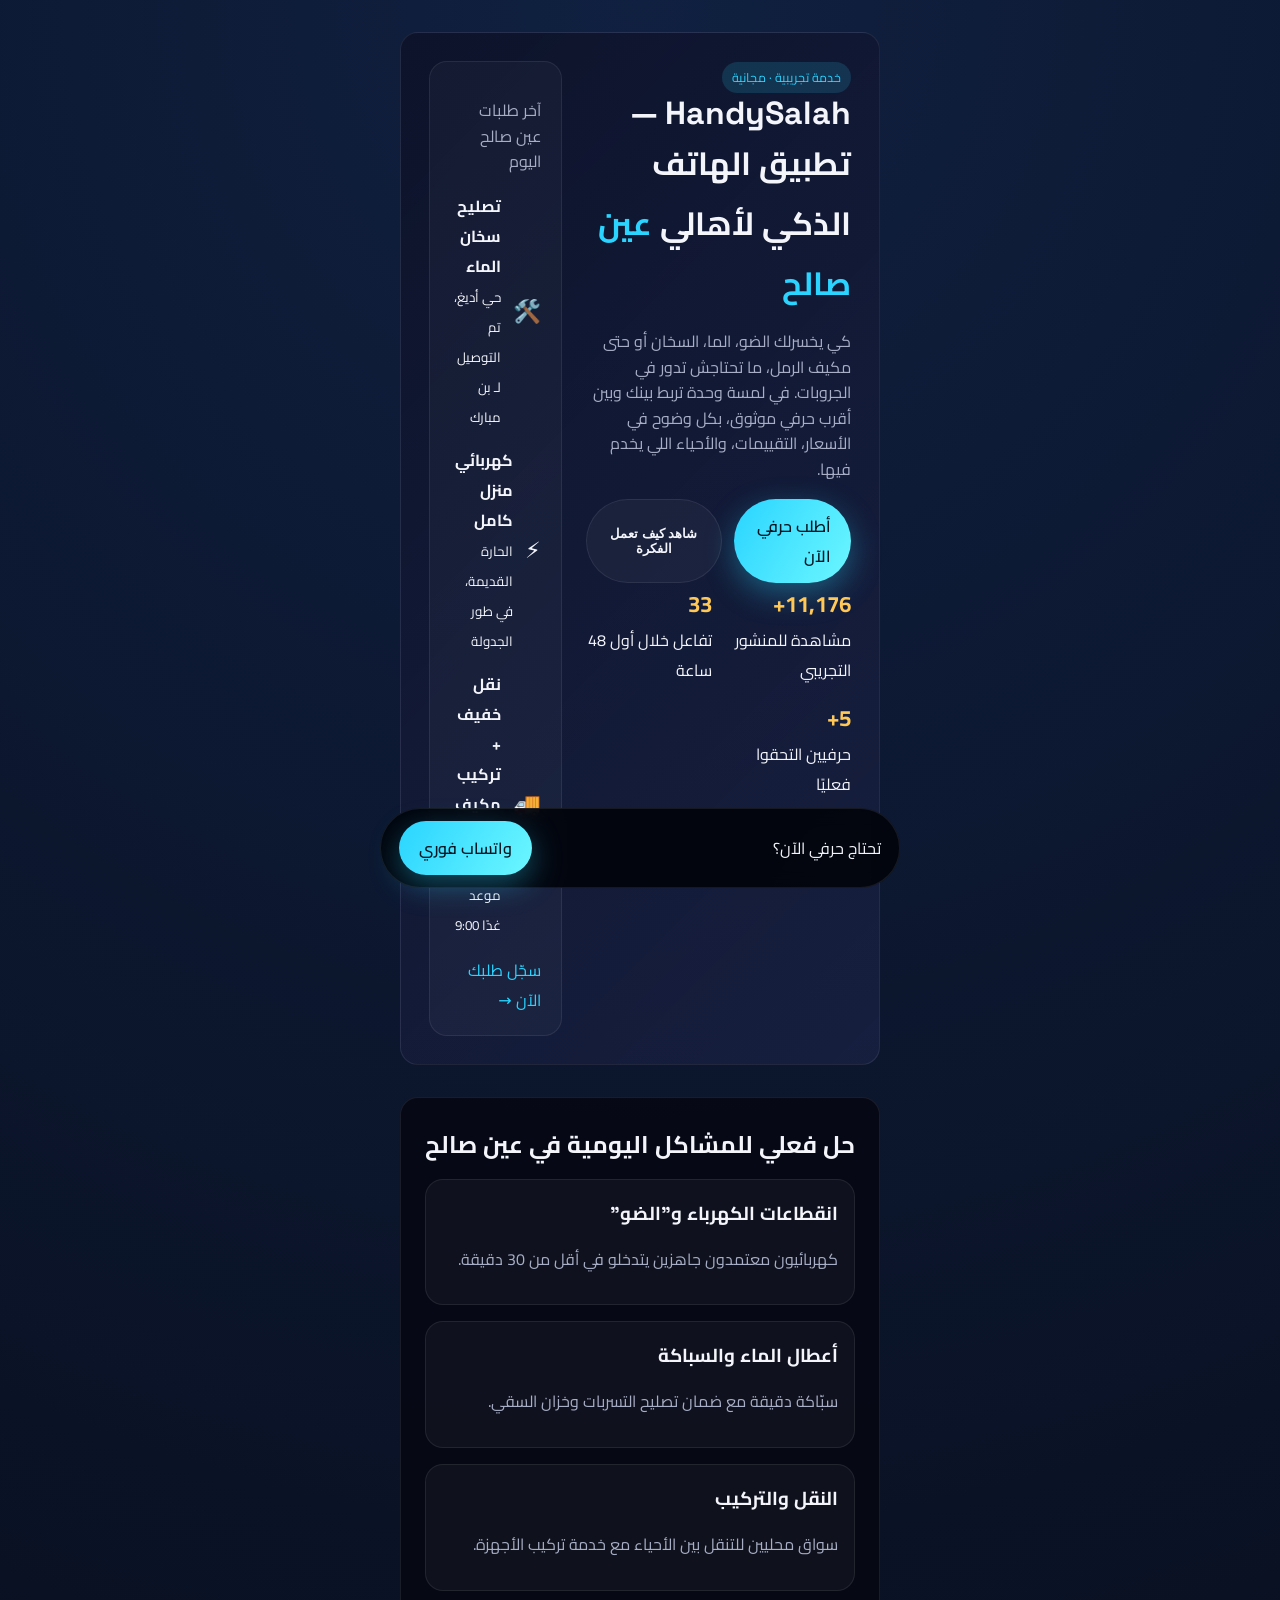
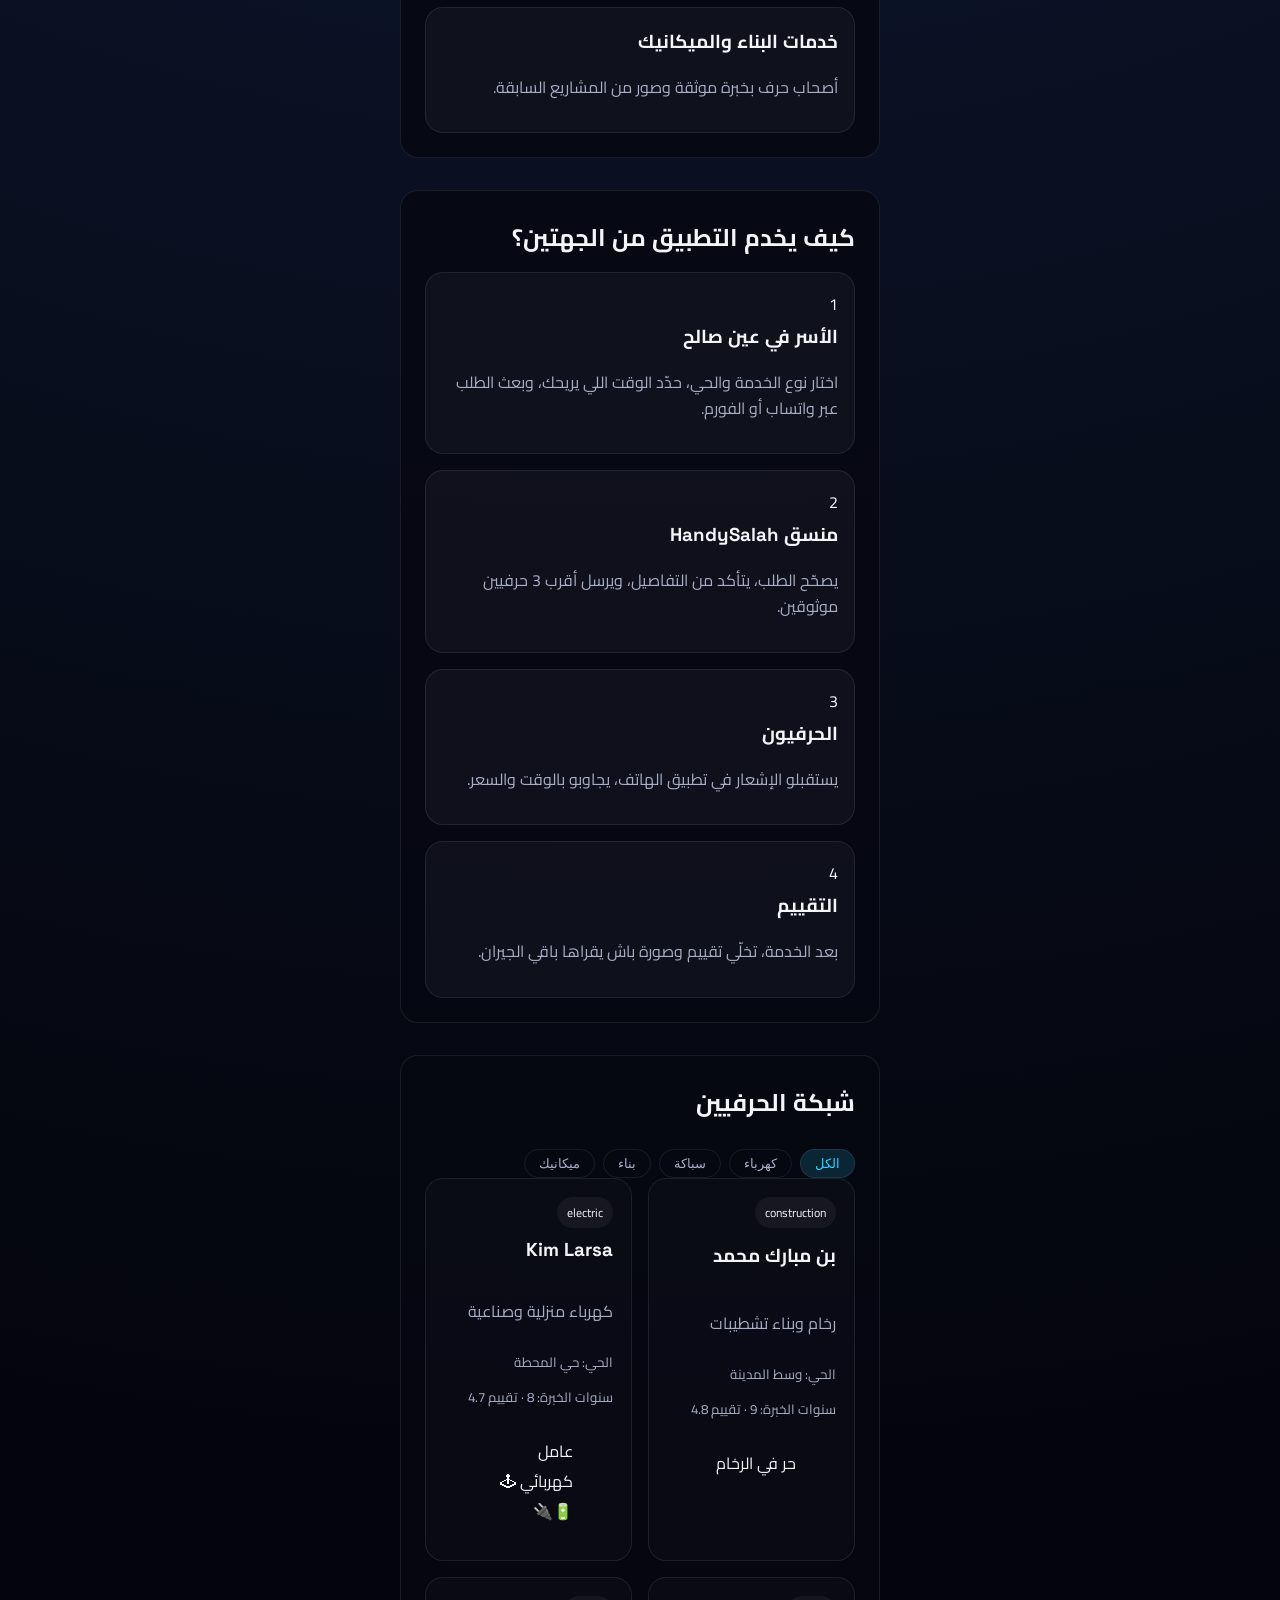
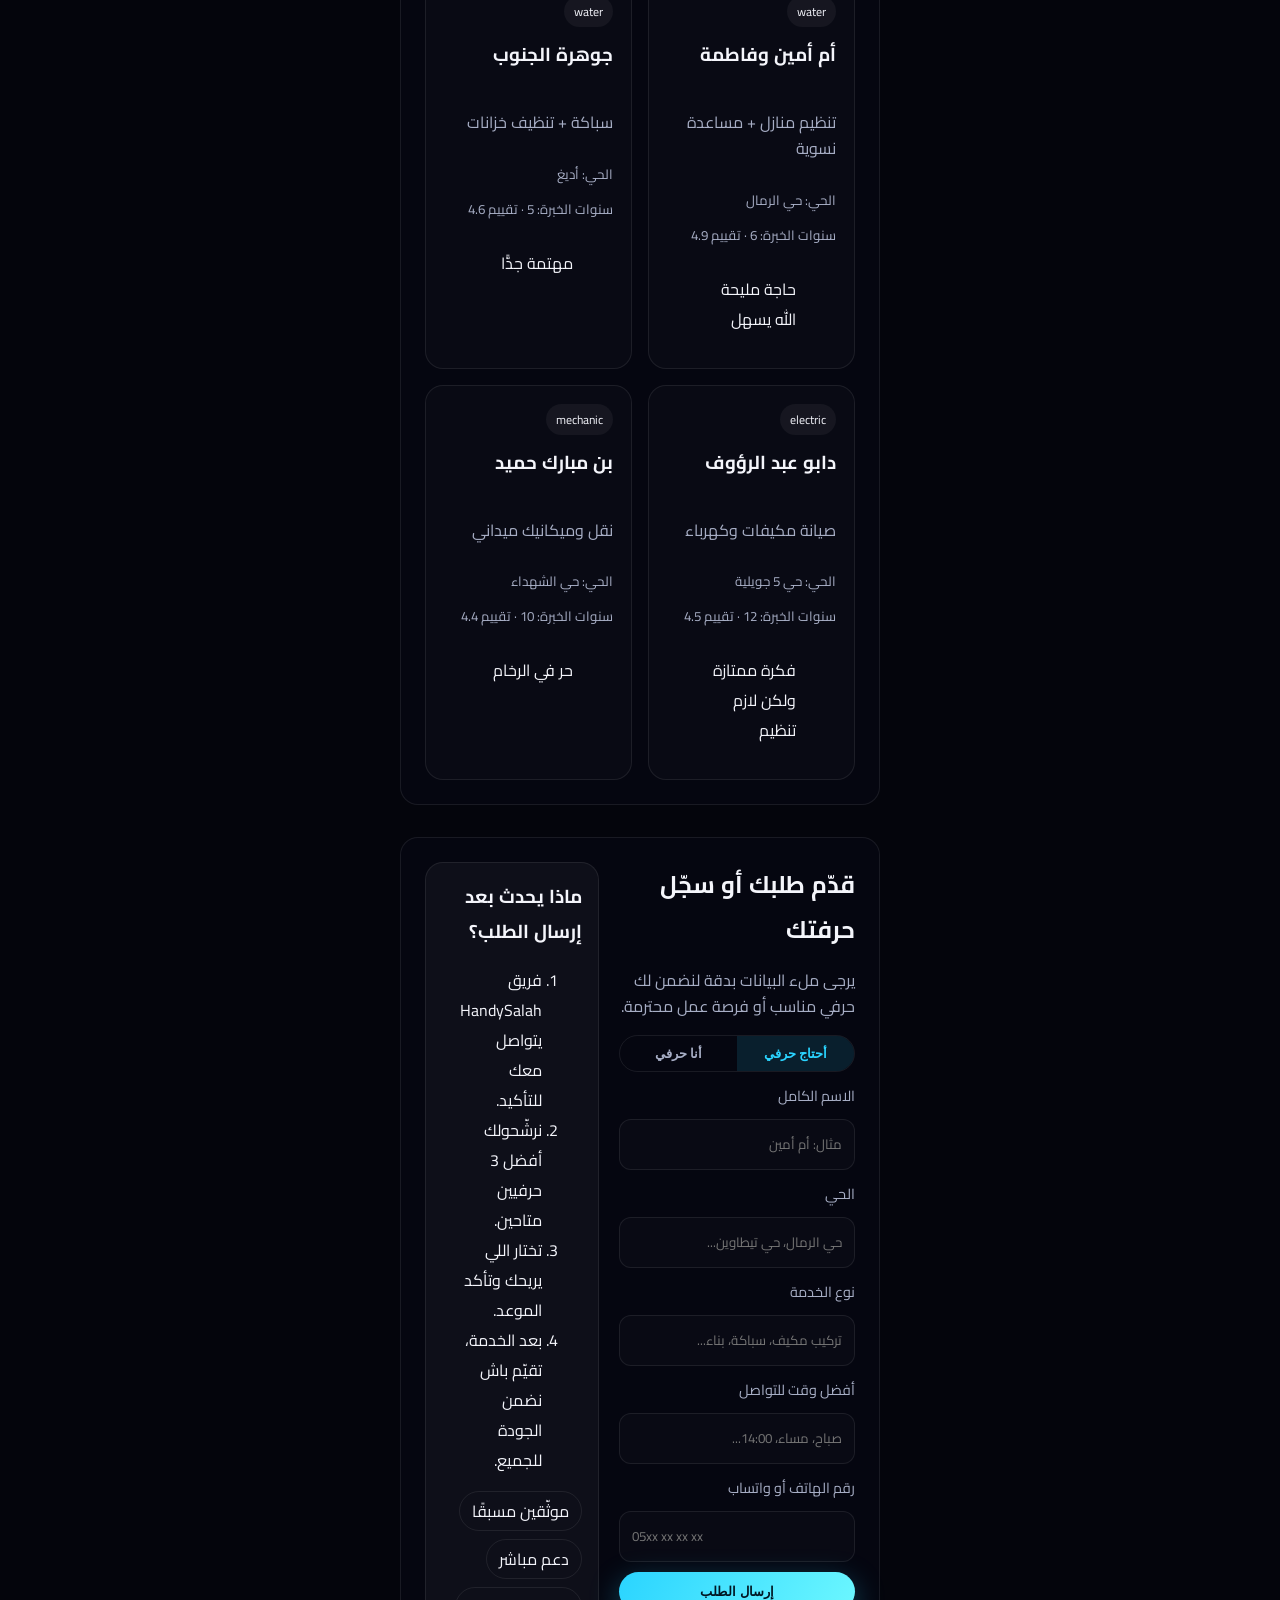
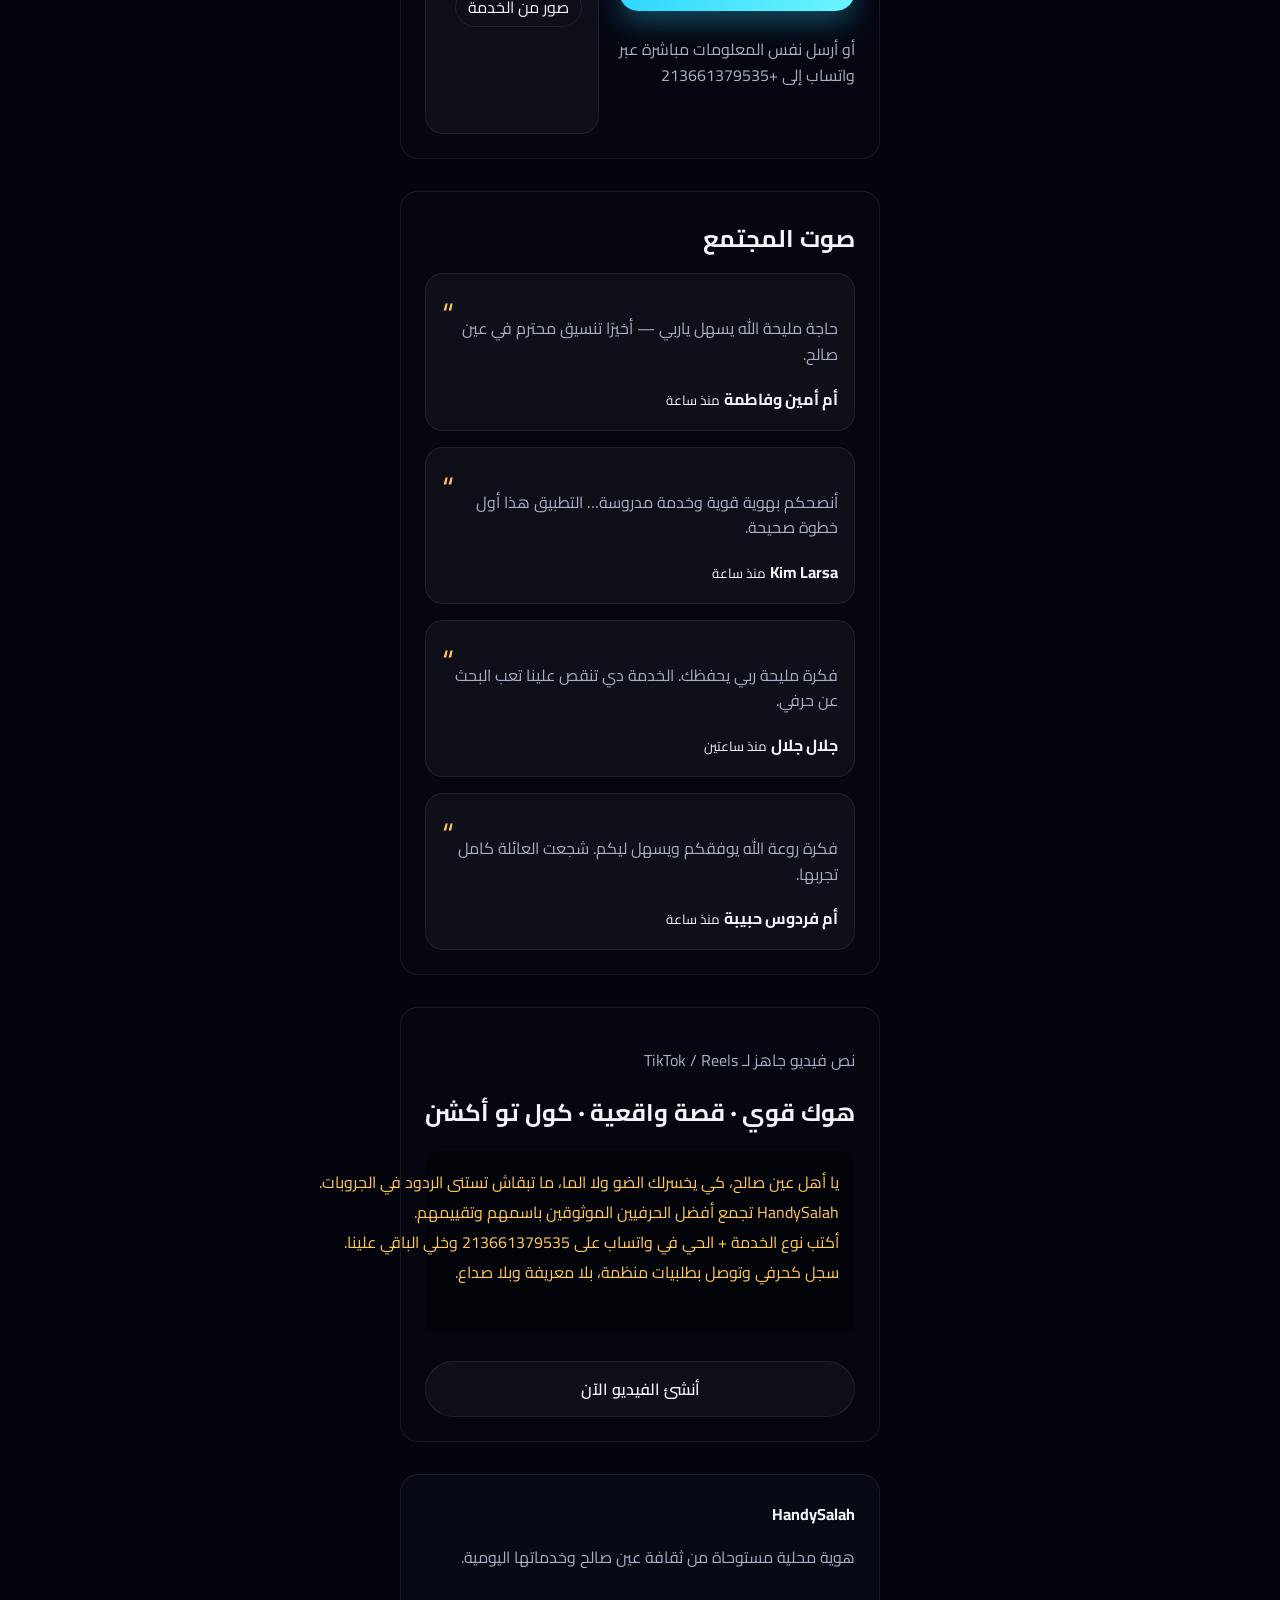
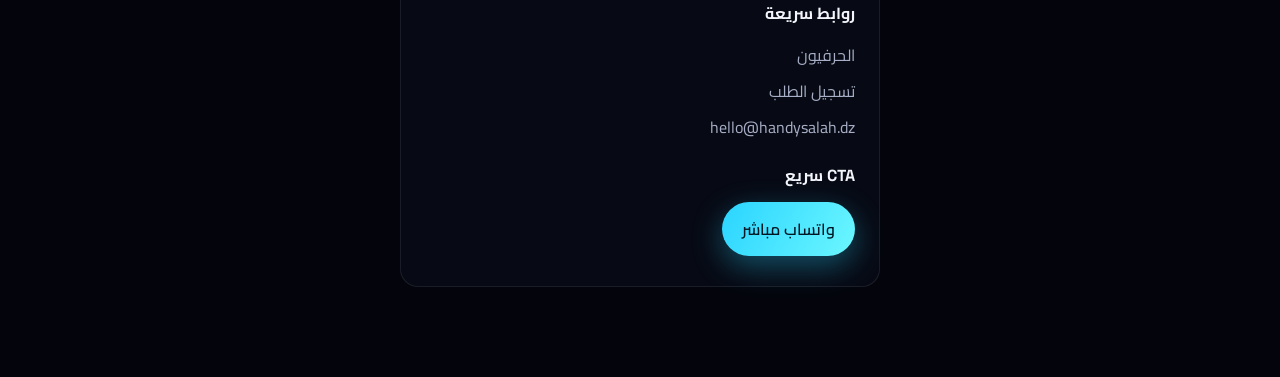
<file: mobile_site/index.html>
<!DOCTYPE html>
<html lang="ar" dir="rtl">
  <head>
    <meta charset="UTF-8" />
    <meta name="viewport" content="width=device-width, initial-scale=1" />
    <meta name="theme-color" content="#0b0f19" />
    <title>HandySalah | عين صالح تربط الحرفيين بالناس</title>
    <link rel="preconnect" href="https://fonts.googleapis.com" />
    <link rel="preconnect" href="https://fonts.gstatic.com" crossorigin />
    <link
      href="https://fonts.googleapis.com/css2?family=Cairo:wght@400;600;700&family=Space+Grotesk:wght@500&display=swap"
      rel="stylesheet"
    />
    <link rel="stylesheet" href="styles.css" />
  </head>
  <body>
    <div class="mobile-shell">
      <header class="hero">
        <div class="hero-content">
          <span class="beta-chip">خدمة تجريبية · مجانية</span>
          <h1>
            HandySalah — تطبيق الهاتف الذكي لأهالي
            <span>عين صالح</span>
          </h1>
          <p>
            كي يخسرلك الضو، الما، السخان أو حتى مكيف الرمل، ما تحتاجش تدور في
            الجروبات. في لمسة وحدة تربط بينك وبين أقرب حرفي موثوق، بكل وضوح في
            الأسعار، التقييمات، والأحياء اللي يخدم فيها.
          </p>
          <div class="cta-group">
            <a class="cta primary" href="https://wa.me/213661379535" target="_blank"
              >أطلب حرفي الآن</a
            >
            <button class="cta secondary" data-scroll="#how">شاهد كيف تعمل الفكرة</button>
          </div>
          <div class="hero-metrics">
            <div>
              <strong>11,176+</strong>
              <span>مشاهدة للمنشور التجريبي</span>
            </div>
            <div>
              <strong>33</strong>
              <span>تفاعل خلال أول 48 ساعة</span>
            </div>
            <div>
              <strong>5+</strong>
              <span>حرفيين التحقوا فعليًا</span>
            </div>
          </div>
        </div>
        <div class="hero-card">
          <p>آخر طلبات عين صالح اليوم</p>
          <ul>
            <li>
              <span>🛠️</span>
              <div>
                <strong>تصليح سخان الماء</strong>
                <small>حي أديغ، تم التوصيل لـ بن مبارك</small>
              </div>
            </li>
            <li>
              <span>⚡</span>
              <div>
                <strong>كهربائي منزل كامل</strong>
                <small>الحارة القديمة، في طور الجدولة</small>
              </div>
            </li>
            <li>
              <span>🚚</span>
              <div>
                <strong>نقل خفيف + تركيب مكيف</strong>
                <small>حي 5 جويلية، موعد غدًا 9:00</small>
              </div>
            </li>
          </ul>
          <a class="link" href="#lead">سجّل طلبك الآن →</a>
        </div>
      </header>

      <main>
        <section class="pains" id="pains">
          <h2>حل فعلي للمشاكل اليومية في عين صالح</h2>
          <div class="pain-grid">
            <article>
              <h3>انقطاعات الكهرباء و"الضو"</h3>
              <p>كهربائيون معتمدون جاهزين يتدخلو في أقل من 30 دقيقة.</p>
            </article>
            <article>
              <h3>أعطال الماء والسباكة</h3>
              <p>سبّاكة دقيقة مع ضمان تصليح التسربات وخزان السقي.</p>
            </article>
            <article>
              <h3>النقل والتركيب</h3>
              <p>سواق محليين للتنقل بين الأحياء مع خدمة تركيب الأجهزة.</p>
            </article>
            <article>
              <h3>خدمات البناء والميكانيك</h3>
              <p>أصحاب حرف بخبرة موثقة وصور من المشاريع السابقة.</p>
            </article>
          </div>
        </section>

        <section class="how" id="how">
          <h2>كيف يخدم التطبيق من الجهتين؟</h2>
          <div class="timeline">
            <article>
              <span>1</span>
              <h3>الأسر في عين صالح</h3>
              <p>
                اختار نوع الخدمة والحي، حدّد الوقت اللي يريحك، وبعث الطلب عبر
                واتساب أو الفورم.
              </p>
            </article>
            <article>
              <span>2</span>
              <h3>منسق HandySalah</h3>
              <p>يصحّح الطلب، يتأكد من التفاصيل، ويرسل أقرب 3 حرفيين موثوقين.</p>
            </article>
            <article>
              <span>3</span>
              <h3>الحرفيون</h3>
              <p>يستقبلو الإشعار في تطبيق الهاتف، يجاوبو بالوقت والسعر.</p>
            </article>
            <article>
              <span>4</span>
              <h3>التقييم</h3>
              <p>بعد الخدمة، تخلّي تقييم وصورة باش يقراها باقي الجيران.</p>
            </article>
          </div>
        </section>

        <section class="directory" id="directory">
          <div class="section-header">
            <h2>شبكة الحرفيين</h2>
            <div class="filters" role="group" aria-label="فلاتر المهن">
              <button class="active" data-filter="all">الكل</button>
              <button data-filter="electric">كهرباء</button>
              <button data-filter="water">سباكة</button>
              <button data-filter="construction">بناء</button>
              <button data-filter="mechanic">ميكانيك</button>
            </div>
          </div>
          <div class="card-grid" id="crafts-grid"></div>
        </section>

        <section class="lead" id="lead">
          <div class="lead-content">
            <h2>قدّم طلبك أو سجّل حرفتك</h2>
            <p>
              يرجى ملء البيانات بدقة لنضمن لك حرفي مناسب أو فرصة عمل محترمة.
            </p>
            <form id="lead-form">
              <div class="tabs" role="tablist">
                <button class="tab active" data-role="client" type="button">
                  أحتاج حرفي
                </button>
                <button class="tab" data-role="artisan" type="button">
                  أنا حرفي
                </button>
              </div>
              <input type="hidden" name="role" value="client" />
              <label>الاسم الكامل</label>
              <input name="name" required placeholder="مثال: أم أمين" />

              <label>الحي</label>
              <input name="district" required placeholder="حي الرمال، حي تيطاوين..." />

              <label>نوع الخدمة</label>
              <input name="service" required placeholder="تركيب مكيف، سباكة، بناء..." />

              <label>أفضل وقت للتواصل</label>
              <input name="time" placeholder="صباح، مساء، 14:00..." />

              <label>رقم الهاتف أو واتساب</label>
              <input name="phone" type="tel" required placeholder="05xx xx xx xx" />

              <button type="submit" class="cta primary full">إرسال الطلب</button>
              <p class="form-hint">
                أو أرسل نفس المعلومات مباشرة عبر واتساب إلى
                <a href="https://wa.me/213661379535" target="_blank"
                  >+213661379535</a
                >
              </p>
              <div class="form-status" aria-live="polite"></div>
            </form>
          </div>
          <div class="lead-card">
            <h3>ماذا يحدث بعد إرسال الطلب؟</h3>
            <ol>
              <li>فريق HandySalah يتواصل معك للتأكيد.</li>
              <li>نرشّحولك أفضل 3 حرفيين متاحين.</li>
              <li>تختار اللي يريحك وتأكد الموعد.</li>
              <li>بعد الخدمة، تقيّم باش نضمن الجودة للجميع.</li>
            </ol>
            <div class="badge-list">
              <span>موثّقين مسبقًا</span>
              <span>دعم مباشر</span>
              <span>صور من الخدمة</span>
            </div>
          </div>
        </section>

        <section class="testimonials" id="testimonials">
          <h2>صوت المجتمع</h2>
          <div class="testimonial-grid" id="testimonial-grid"></div>
        </section>

        <section class="video-cta">
          <div>
            <p class="eyebrow">نص فيديو جاهز لـ TikTok / Reels</p>
            <h2>هوك قوي · قصة واقعية · كول تو أكشن</h2>
            <pre>
يا أهل عين صالح، كي يخسرلك الضو ولا الما، ما تبقاش تستنى الردود في الجروبات.
HandySalah تجمع أفضل الحرفيين الموثوقين باسمهم وتقييمهم.
أكتب نوع الخدمة + الحي في واتساب على 213661379535 وخلي الباقي علينا.
سجل كحرفي وتوصل بطلبيات منظمة، بلا معريفة وبلا صداع.
            </pre>
          </div>
          <a class="cta secondary" href="https://ads.tiktok.com/creative/creativestudio/text-to-video" target="_blank"
            >أنشئ الفيديو الآن</a
          >
        </section>
      </main>

      <footer>
        <div>
          <strong>HandySalah</strong>
          <p>هوية محلية مستوحاة من ثقافة عين صالح وخدماتها اليومية.</p>
        </div>
        <div>
          <h4>روابط سريعة</h4>
          <a href="#directory">الحرفيون</a>
          <a href="#lead">تسجيل الطلب</a>
          <a href="mailto:hello@handysalah.dz">hello@handysalah.dz</a>
        </div>
        <div>
          <h4>CTA سريع</h4>
          <a class="cta primary" href="https://wa.me/213661379535" target="_blank"
            >واتساب مباشر</a
          >
        </div>
      </footer>
      <div class="sticky-cta">
        <span>تحتاج حرفي الآن؟</span>
        <a class="cta primary" href="https://wa.me/213661379535" target="_blank"
          >واتساب فوري</a
        >
      </div>
    </div>
    <script src="app.js" type="module"></script>
  </body>
</html>
</file>
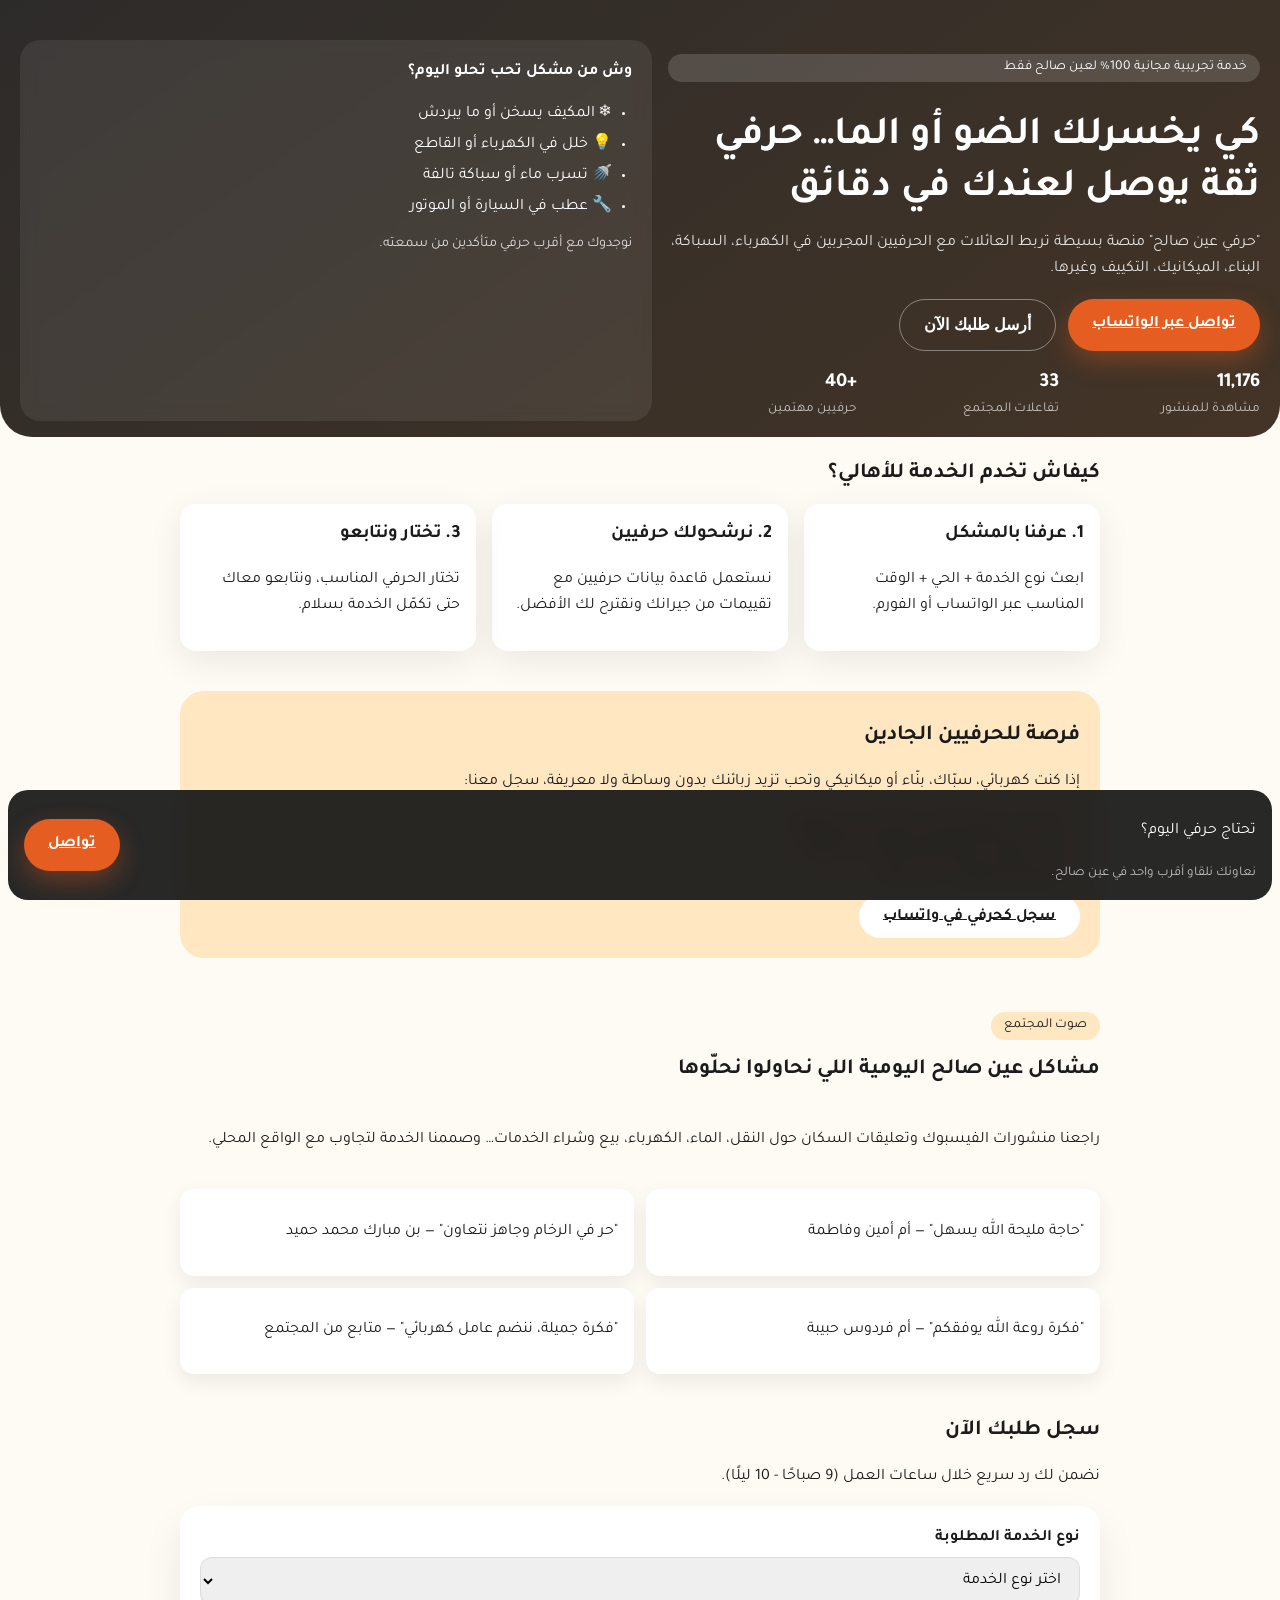
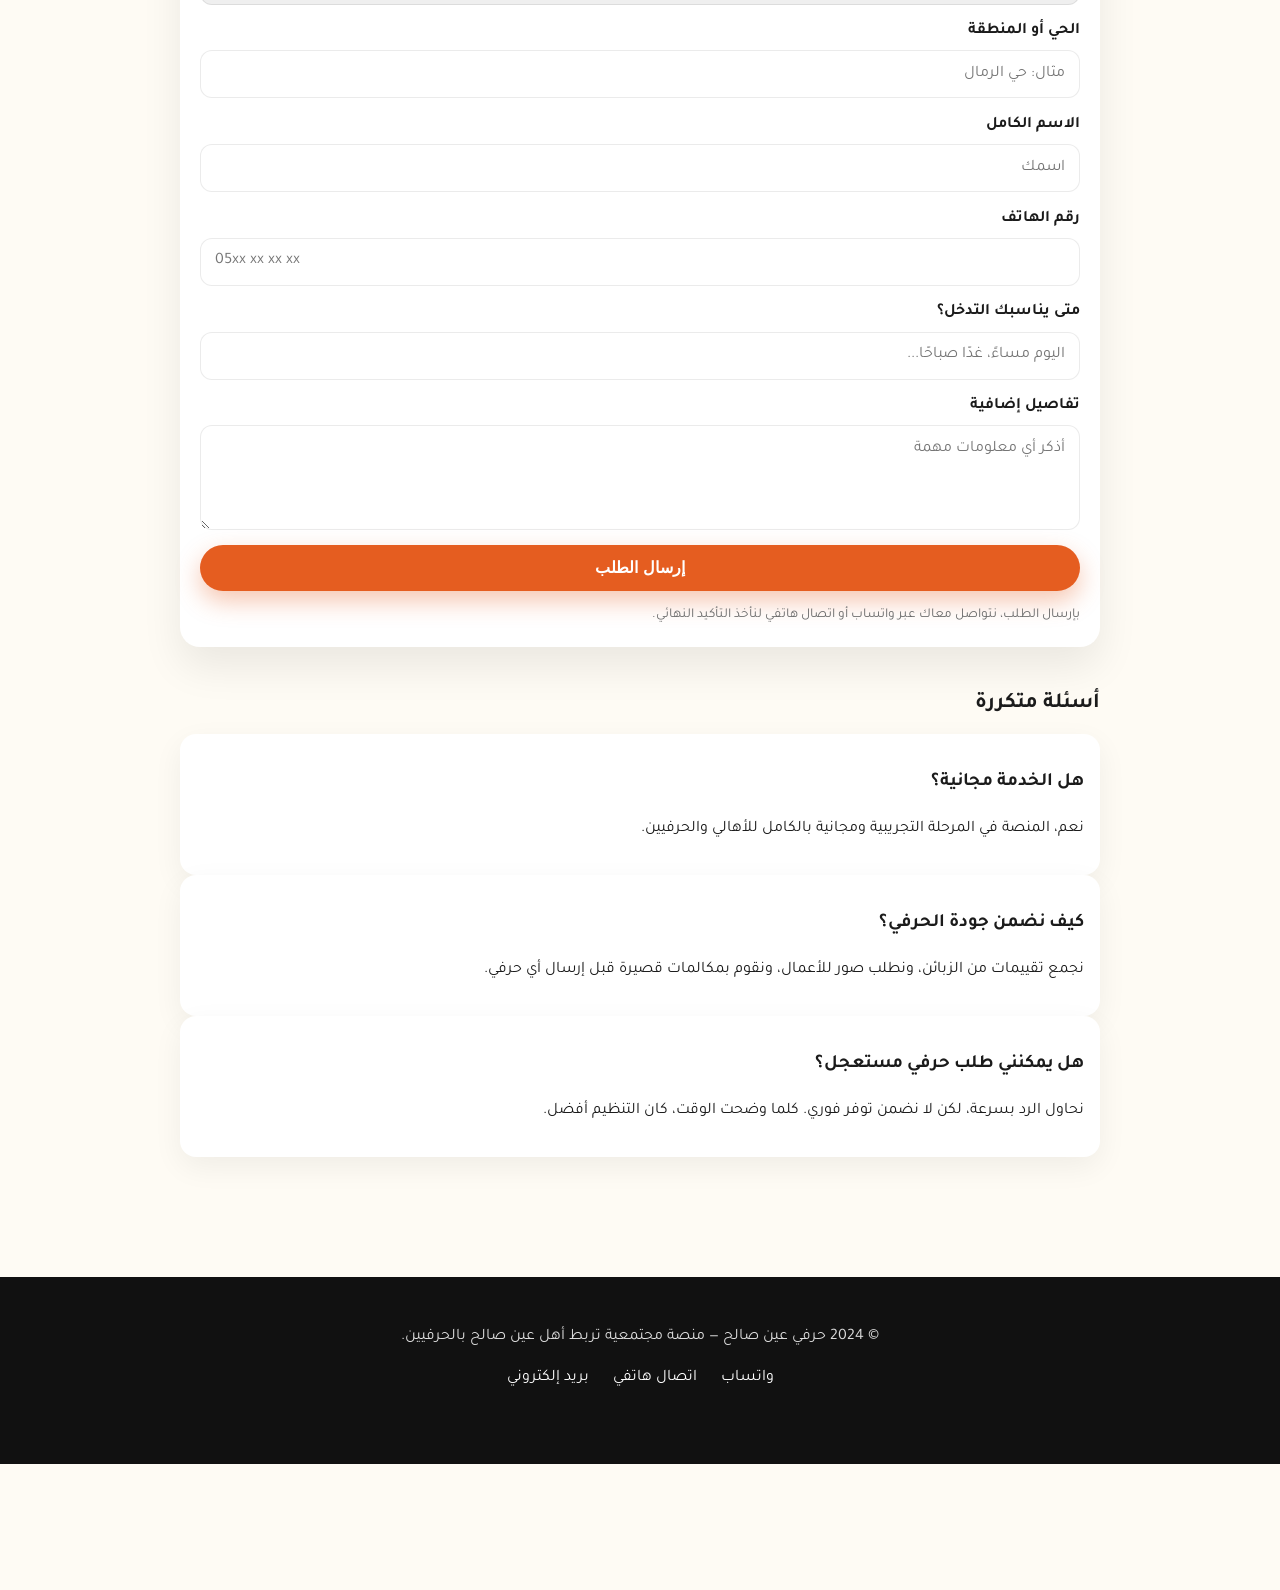
<file: docs/ain-salah/index.html>
<!DOCTYPE html>
<html lang="ar" dir="rtl">
  <head>
    <meta charset="UTF-8" />
    <meta name="viewport" content="width=device-width, initial-scale=1.0" />
    <title>حرفي عين صالح | منصة ربط الحرفيين بالأهالي</title>
    <link rel="preconnect" href="https://fonts.googleapis.com" />
    <link rel="preconnect" href="https://fonts.gstatic.com" crossorigin />
    <link
      href="https://fonts.googleapis.com/css2?family=Tajawal:wght@400;500;700&display=swap"
      rel="stylesheet"
    />
    <link rel="stylesheet" href="styles.css" />
  </head>
  <body>
    <header class="hero">
      <div class="hero__content">
        <p class="badge">خدمة تجريبية مجانية 100% لعين صالح فقط</p>
        <h1>كي يخسرلك الضو أو الما… حرفي ثقة يوصل لعندك في دقائق</h1>
        <p class="lead">
          "حرفي عين صالح" منصة بسيطة تربط العائلات مع الحرفيين المجربين في
          الكهرباء، السباكة، البناء، الميكانيك، التكييف وغيرها.
        </p>
        <div class="hero__actions">
          <a class="btn btn--primary" href="https://wa.me/213661379535" target="_blank" rel="noopener">
            تواصل عبر الواتساب
          </a>
          <button class="btn btn--ghost" data-scroll="lead-form">أرسل طلبك الآن</button>
        </div>
        <div class="metrics">
          <div>
            <p class="metrics__value">11,176</p>
            <p class="metrics__label">مشاهدة للمنشور</p>
          </div>
          <div>
            <p class="metrics__value">33</p>
            <p class="metrics__label">تفاعلات المجتمع</p>
          </div>
          <div>
            <p class="metrics__value">+40</p>
            <p class="metrics__label">حرفيين مهتمين</p>
          </div>
        </div>
      </div>
      <div class="hero__card">
        <p class="card__title">وش من مشكل تحب تحلو اليوم؟</p>
        <ul>
          <li>❄️ المكيف يسخن أو ما يبردش</li>
          <li>💡 خلل في الكهرباء أو القاطع</li>
          <li>🚿 تسرب ماء أو سباكة تالفة</li>
          <li>🔧 عطب في السيارة أو الموتور</li>
        </ul>
        <p class="card__footer">نوجدوك مع أقرب حرفي متأكدين من سمعته.</p>
      </div>
    </header>

    <main>
      <section class="section" id="how-it-works">
        <h2>كيفاش تخدم الخدمة للأهالي؟</h2>
        <div class="cards">
          <article class="card">
            <h3>1. عرفنا بالمشكل</h3>
            <p>ابعث نوع الخدمة + الحي + الوقت المناسب عبر الواتساب أو الفورم.</p>
          </article>
          <article class="card">
            <h3>2. نرشحولك حرفيين</h3>
            <p>نستعمل قاعدة بيانات حرفيين مع تقييمات من جيرانك ونقترح لك الأفضل.</p>
          </article>
          <article class="card">
            <h3>3. تختار ونتابعو</h3>
            <p>تختار الحرفي المناسب، ونتابعو معاك حتى تكمّل الخدمة بسلام.</p>
          </article>
        </div>
      </section>

      <section class="section section--accent" id="for-pros">
        <h2>فرصة للحرفيين الجادين</h2>
        <p>
          إذا كنت كهربائي، سبّاك، بنّاء أو ميكانيكي وتحب تزيد زبائنك بدون وساطة ولا
          معريفة، سجل معنا:
        </p>
        <ul class="list">
          <li>اسمك + نوع الخدمة + الأحياء اللي تغطيها</li>
          <li>عدد سنوات الخبرة والتخصصات الدقيقة</li>
          <li>صور أو فيديوهات من خدمتك</li>
        </ul>
        <a class="btn btn--light" href="https://wa.me/213661379535" target="_blank" rel="noopener"
          >سجل كحرفي في واتساب</a
        >
      </section>

      <section class="section" id="community">
        <div class="section__header">
          <div>
            <p class="badge badge--muted">صوت المجتمع</p>
            <h2>مشاكل عين صالح اليومية اللي نحاولوا نحلّوها</h2>
          </div>
          <p>
            راجعنا منشورات الفيسبوك وتعليقات السكان حول النقل، الماء، الكهرباء، بيع
            وشراء الخدمات… وصممنا الخدمة لتجاوب مع الواقع المحلي.
          </p>
        </div>
        <div class="testimonials">
          <article>
            <p>"حاجة مليحة الله يسهل" — أم أمين وفاطمة</p>
          </article>
          <article>
            <p>"حر في الرخام وجاهز نتعاون" — بن مبارك محمد حميد</p>
          </article>
          <article>
            <p>"فكرة روعة الله يوفقكم" — أم فردوس حبيبة</p>
          </article>
          <article>
            <p>"فكرة جميلة، ننضم عامل كهربائي" — متابع من المجتمع</p>
          </article>
        </div>
      </section>

      <section class="section" id="lead-form">
        <h2>سجل طلبك الآن</h2>
        <p>نضمن لك رد سريع خلال ساعات العمل (9 صباحًا - 10 ليلًا).</p>
        <form class="form" novalidate>
          <label>
            نوع الخدمة المطلوبة
            <select name="service" required>
              <option value="">اختر نوع الخدمة</option>
              <option>كهرباء منزلية</option>
              <option>سباكة وماء</option>
              <option>تكييف وتبريد</option>
              <option>بناء وصيانة</option>
              <option>ميكانيك سيارات</option>
              <option>أخرى</option>
            </select>
          </label>
          <label>
            الحي أو المنطقة
            <input type="text" name="district" placeholder="مثال: حي الرمال" required />
          </label>
          <label>
            الاسم الكامل
            <input type="text" name="name" placeholder="اسمك" required />
          </label>
          <label>
            رقم الهاتف
            <input type="tel" name="phone" placeholder="05xx xx xx xx" required />
          </label>
          <label>
            متى يناسبك التدخل؟
            <input type="text" name="schedule" placeholder="اليوم مساءً، غدًا صباحًا..." />
          </label>
          <label>
            تفاصيل إضافية
            <textarea name="details" rows="4" placeholder="أذكر أي معلومات مهمة"></textarea>
          </label>
          <button type="submit" class="btn btn--primary">إرسال الطلب</button>
          <p class="form__note">
            بإرسال الطلب، نتواصل معاك عبر واتساب أو اتصال هاتفي لنأخذ التأكيد النهائي.
          </p>
          <p class="form__success" hidden>شكراً! تم استلام طلبك وسنتواصل معك قريبًا.</p>
        </form>
      </section>

      <section class="section" id="faq">
        <h2>أسئلة متكررة</h2>
        <div class="accordion">
          <article>
            <h3>هل الخدمة مجانية؟</h3>
            <p>
              نعم، المنصة في المرحلة التجريبية ومجانية بالكامل للأهالي والحرفيين.
            </p>
          </article>
          <article>
            <h3>كيف نضمن جودة الحرفي؟</h3>
            <p>
              نجمع تقييمات من الزبائن، ونطلب صور للأعمال، ونقوم بمكالمات قصيرة قبل إرسال أي حرفي.
            </p>
          </article>
          <article>
            <h3>هل يمكنني طلب حرفي مستعجل؟</h3>
            <p>
              نحاول الرد بسرعة، لكن لا نضمن توفر فوري. كلما وضحت الوقت، كان التنظيم أفضل.
            </p>
          </article>
        </div>
      </section>
    </main>

    <footer class="footer">
      <p>© 2024 حرفي عين صالح — منصة مجتمعية تربط أهل عين صالح بالحرفيين.</p>
      <div class="footer__links">
        <a href="https://wa.me/213661379535" target="_blank" rel="noopener">واتساب</a>
        <a href="tel:+213661379535">اتصال هاتفي</a>
        <a href="mailto:contact@ain-salah-handymen.dz">بريد إلكتروني</a>
      </div>
    </footer>

    <div class="cta-bar">
      <div>
        <p>تحتاج حرفي اليوم؟</p>
        <small>نعاونك نلقاو أقرب واحد في عين صالح.</small>
      </div>
      <a class="btn btn--primary" href="https://wa.me/213661379535" target="_blank" rel="noopener">تواصل</a>
    </div>

    <script src="script.js"></script>
  </body>
</html>
</file>
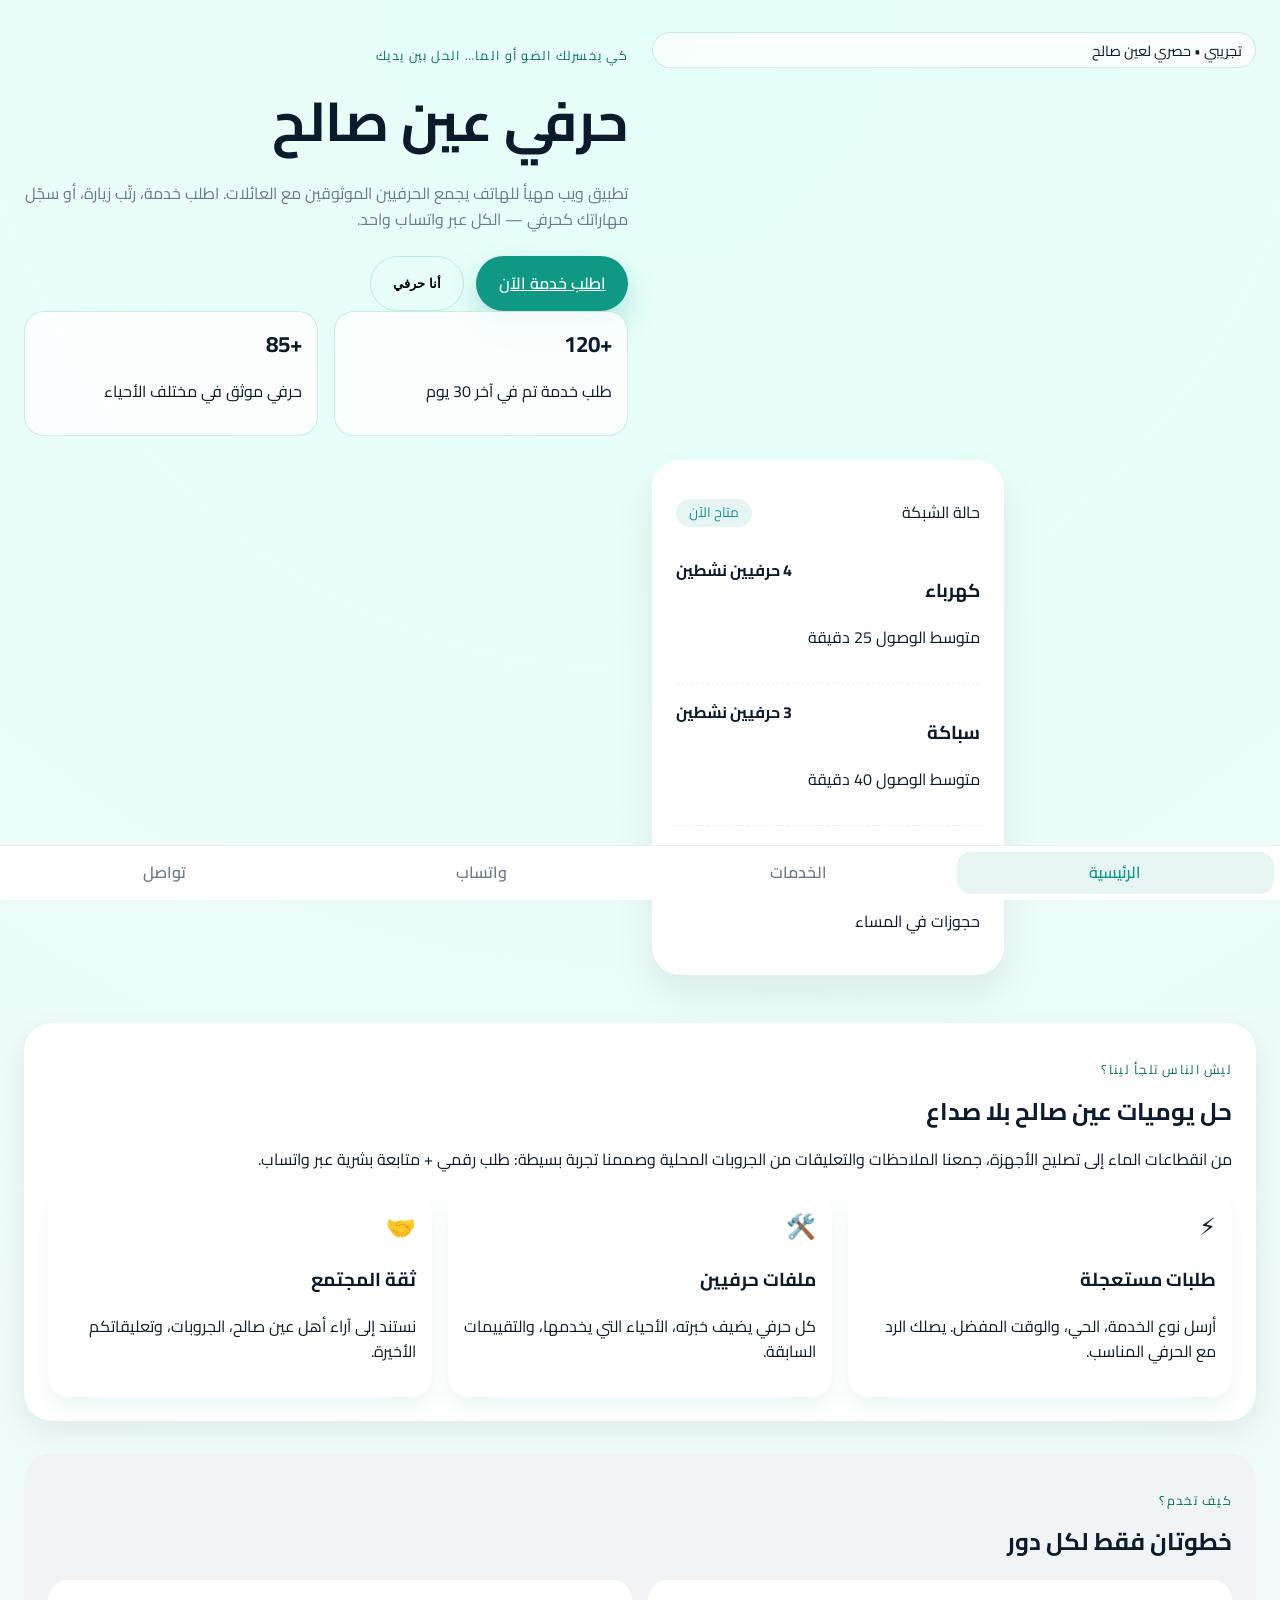
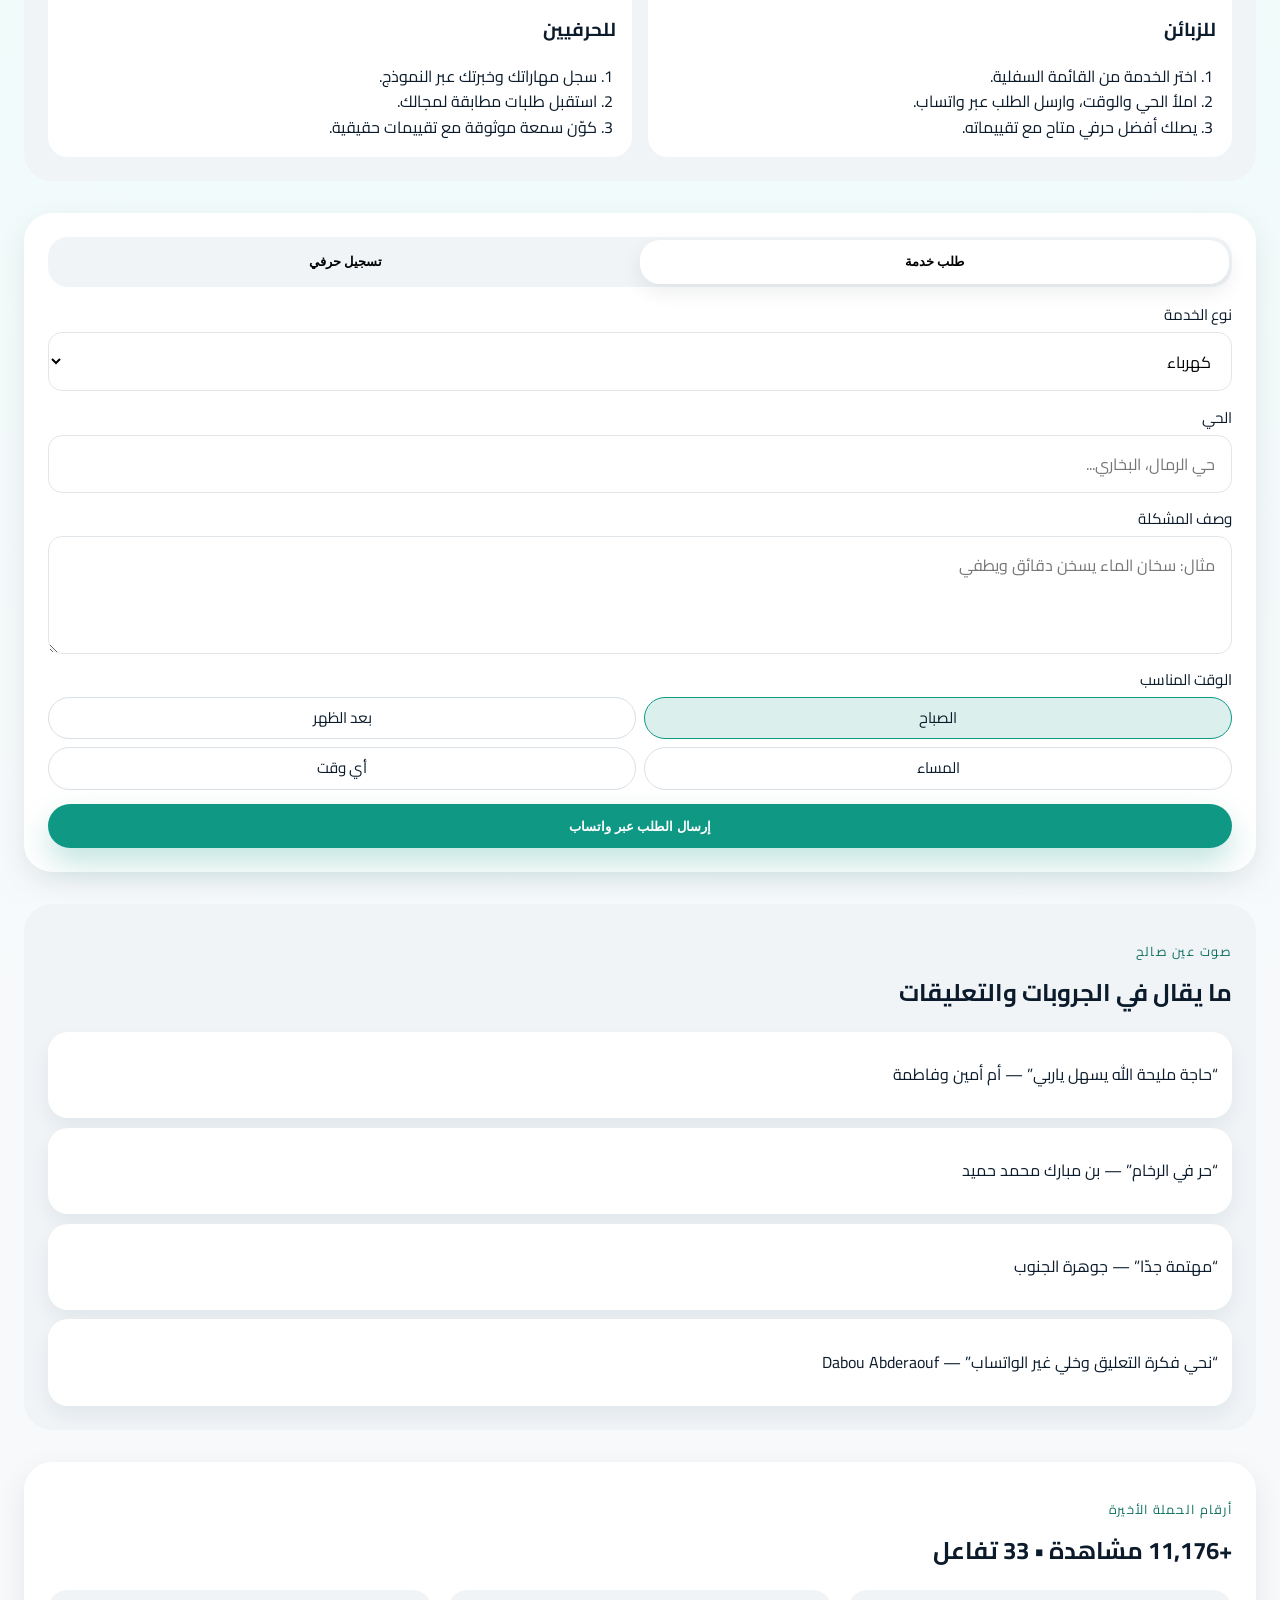
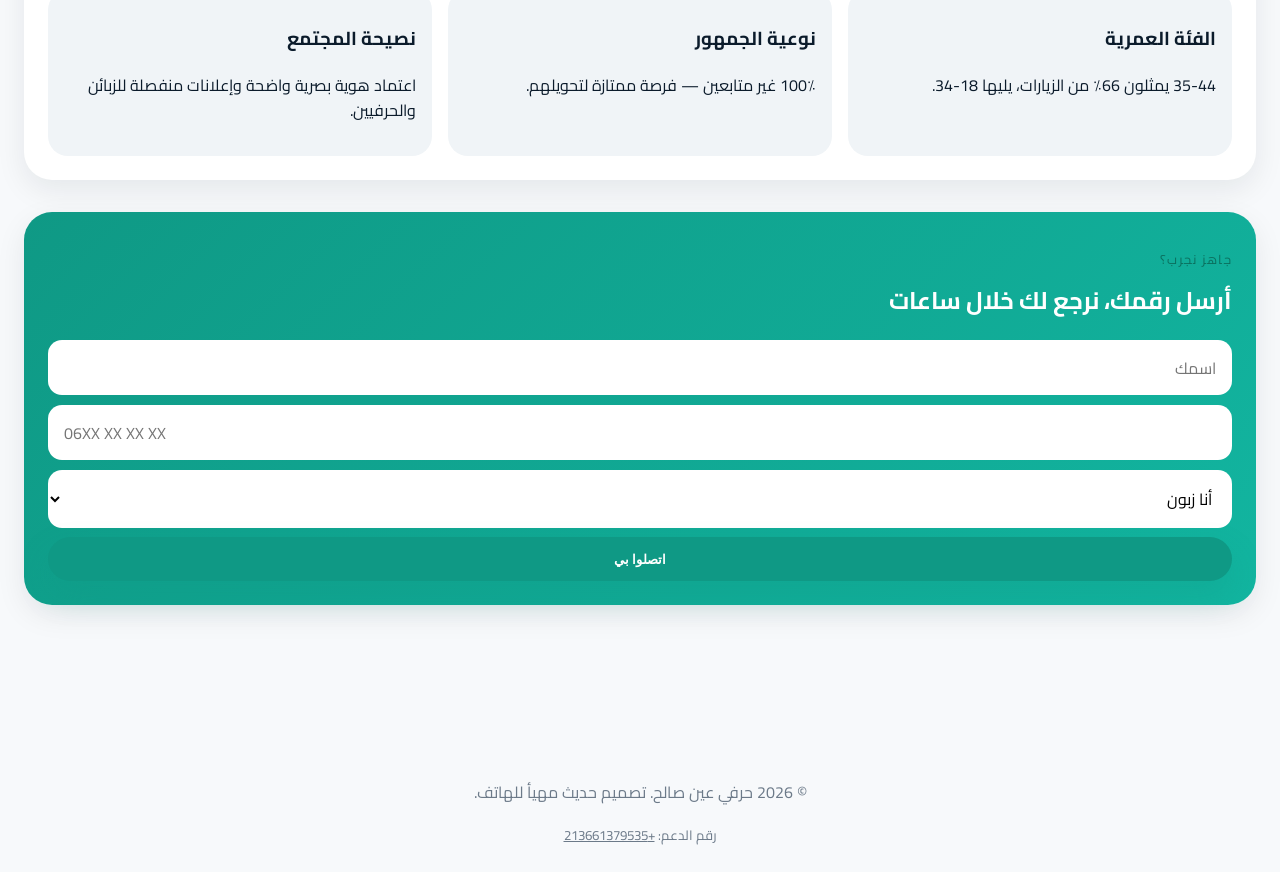
<file: web/ainsalah-harfi/index.html>
<!DOCTYPE html>
<html lang="ar" dir="rtl">
  <head>
    <meta charset="UTF-8" />
    <meta name="viewport" content="width=device-width, initial-scale=1.0" />
    <meta
      name="description"
      content="منصة حرفي عين صالح تربط العائلات مع أمهر الحرفيين (كهرباء، سباكة، بناء، ميكانيك...) مع دعم كامل عبر واتساب."
    />
    <title>حرفي عين صالح | خدمات موثوقة عبر الهاتف</title>
    <link rel="preconnect" href="https://fonts.googleapis.com" />
    <link rel="preconnect" href="https://fonts.gstatic.com" crossorigin />
    <link
      href="https://fonts.googleapis.com/css2?family=El+Messiri:wght@400;600;700&family=Cairo:wght@400;600;700&display=swap"
      rel="stylesheet"
    />
    <link rel="stylesheet" href="styles.css" />
  </head>
  <body>
    <div class="app-shell">
      <header class="hero" id="home">
        <div class="hero__badge">تجريبي • حصري لعين صالح</div>
        <div class="hero__content">
          <p class="eyebrow">كي يخسرلك الضو أو الما… الحل بين يديك</p>
          <h1>حرفي عين صالح</h1>
          <p class="hero__text">
            تطبيق ويب مهيأ للهاتف يجمع الحرفيين الموثوقين مع العائلات. اطلب خدمة،
            رتّب زيارة، أو سجّل مهاراتك كحرفي — الكل عبر واتساب واحد.
          </p>
          <div class="hero__cta">
            <a
              class="btn primary"
              href="https://wa.me/213661379535"
              target="_blank"
              rel="noopener"
            >
              اطلب خدمة الآن
            </a>
            <button class="btn ghost" id="scrollToForms">أنا حرفي</button>
          </div>
          <div class="hero__stats">
            <div>
              <span>+120</span>
              <p>طلب خدمة تم في آخر 30 يوم</p>
            </div>
            <div>
              <span>+85</span>
              <p>حرفي موثق في مختلف الأحياء</p>
            </div>
          </div>
        </div>
        <div class="hero__card">
          <div class="card__header">
            <p>حالة الشبكة</p>
            <span class="status success">متاح الآن</span>
          </div>
          <ul>
            <li>
              <div>
                <h3>كهرباء</h3>
                <p>متوسط الوصول 25 دقيقة</p>
              </div>
              <strong>4 حرفيين نشطين</strong>
            </li>
            <li>
              <div>
                <h3>سباكة</h3>
                <p>متوسط الوصول 40 دقيقة</p>
              </div>
              <strong>3 حرفيين نشطين</strong>
            </li>
            <li>
              <div>
                <h3>تكييف / سخان</h3>
                <p>حجوزات في المساء</p>
              </div>
              <strong>5 طلبات بانتظارك</strong>
            </li>
          </ul>
        </div>
      </header>

      <main>
        <section class="section" id="why">
          <div class="section__header">
            <p class="eyebrow">ليش الناس تلجأ لينا؟</p>
            <h2>حل يوميات عين صالح بلا صداع</h2>
            <p>
              من انقطاعات الماء إلى تصليح الأجهزة، جمعنا الملاحظات والتعليقات من
              الجروبات المحلية وصممنا تجربة بسيطة: طلب رقمي + متابعة بشرية عبر
              واتساب.
            </p>
          </div>
          <div class="cards-grid">
            <article class="info-card">
              <span class="icon">⚡️</span>
              <h3>طلبات مستعجلة</h3>
              <p>أرسل نوع الخدمة، الحي، والوقت المفضل. يصلك الرد مع الحرفي المناسب.</p>
            </article>
            <article class="info-card">
              <span class="icon">🛠️</span>
              <h3>ملفات حرفيين</h3>
              <p>كل حرفي يضيف خبرته، الأحياء التي يخدمها، والتقييمات السابقة.</p>
            </article>
            <article class="info-card">
              <span class="icon">🤝</span>
              <h3>ثقة المجتمع</h3>
              <p>نستند إلى آراء أهل عين صالح، الجروبات، وتعليقاتكم الأخيرة.</p>
            </article>
          </div>
        </section>

        <section class="section soft" id="workflow">
          <div class="section__header">
            <p class="eyebrow">كيف تخدم؟</p>
            <h2>خطوتان فقط لكل دور</h2>
          </div>
          <div class="flow">
            <article>
              <h3>للزبائن</h3>
              <ol>
                <li>اختر الخدمة من القائمة السفلية.</li>
                <li>املأ الحي والوقت، وارسل الطلب عبر واتساب.</li>
                <li>يصلك أفضل حرفي متاح مع تقييماته.</li>
              </ol>
            </article>
            <article>
              <h3>للحرفيين</h3>
              <ol>
                <li>سجل مهاراتك وخبرتك عبر النموذج.</li>
                <li>استقبل طلبات مطابقة لمجالك.</li>
                <li>كوّن سمعة موثوقة مع تقييمات حقيقية.</li>
              </ol>
            </article>
          </div>
        </section>

        <section class="section" id="forms">
          <div class="forms__tabs">
            <button class="tab-button active" data-target="clientForm">طلب خدمة</button>
            <button class="tab-button" data-target="artisanForm">تسجيل حرفي</button>
          </div>
          <div class="forms__panels">
            <form id="clientForm" class="form active">
              <label>
                نوع الخدمة
                <select name="category" required>
                  <option value="كهرباء">كهرباء</option>
                  <option value="سباكة">سباكة / ماء</option>
                  <option value="بناء">بناء / ترميم</option>
                  <option value="ميكانيك">ميكانيك</option>
                  <option value="تكييف">تكييف / سخان</option>
                  <option value="اخرى">أخرى</option>
                </select>
              </label>
              <label>
                الحي
                <input type="text" name="neighborhood" placeholder="حي الرمال، البخاري..." required />
              </label>
              <label>
                وصف المشكلة
                <textarea name="description" rows="3" placeholder="مثال: سخان الماء يسخن دقائق ويطفي" required></textarea>
              </label>
              <label>
                الوقت المناسب
                <div class="chips">
                  <input type="radio" id="time-morning" name="time" value="الصباح" checked />
                  <label for="time-morning">الصباح</label>
                  <input type="radio" id="time-afternoon" name="time" value="بعد الظهر" />
                  <label for="time-afternoon">بعد الظهر</label>
                  <input type="radio" id="time-evening" name="time" value="المساء" />
                  <label for="time-evening">المساء</label>
                  <input type="radio" id="time-any" name="time" value="أي وقت" />
                  <label for="time-any">أي وقت</label>
                </div>
              </label>
              <button type="submit" class="btn primary full">إرسال الطلب عبر واتساب</button>
            </form>
            <form id="artisanForm" class="form" novalidate>
              <label>
                الاسم الكامل
                <input type="text" name="name" placeholder="محمد بن علي" required />
              </label>
              <label>
                نوع الحرفة
                <input type="text" name="skill" placeholder="كهرباء منازل، صيانة مكيفات..." required />
              </label>
              <label>
                سنوات الخبرة
                <input type="number" name="experience" min="1" max="40" value="3" />
              </label>
              <label>
                الأحياء التي تخدمها
                <input type="text" name="areas" placeholder="حي الرمال، واد الناموس..." />
              </label>
              <label>
                نبذة سريعة
                <textarea name="bio" rows="3" placeholder="خبرة في تركيب الألواح الشمسية والتوصيلات الصناعية."></textarea>
              </label>
              <button type="submit" class="btn secondary full">إرسال ملفي عبر واتساب</button>
            </form>
          </div>
        </section>

        <section class="section soft" id="community">
          <div class="section__header">
            <p class="eyebrow">صوت عين صالح</p>
            <h2>ما يقال في الجروبات والتعليقات</h2>
          </div>
          <div class="community">
            <article>
              <p>“حاجة مليحة الله يسهل ياربي” — أم أمين وفاطمة</p>
            </article>
            <article>
              <p>“حر في الرخام” — بن مبارك محمد حميد</p>
            </article>
            <article>
              <p>“مهتمة جدّا” — جوهرة الجنوب</p>
            </article>
            <article>
              <p>“نحي فكرة التعليق وخلي غير الواتساب” — Dabou Abderaouf</p>
            </article>
          </div>
        </section>

        <section class="section" id="insights">
          <div class="section__header">
            <p class="eyebrow">أرقام الحملة الأخيرة</p>
            <h2>+11,176 مشاهدة • 33 تفاعل</h2>
          </div>
          <div class="insights">
            <div>
              <h3>الفئة العمرية</h3>
              <p>35-44 يمثلون 66٪ من الزيارات، يليها 18-34.</p>
            </div>
            <div>
              <h3>نوعية الجمهور</h3>
              <p>100٪ غير متابعين — فرصة ممتازة لتحويلهم.</p>
            </div>
            <div>
              <h3>نصيحة المجتمع</h3>
              <p>اعتماد هوية بصرية واضحة وإعلانات منفصلة للزبائن والحرفيين.</p>
            </div>
          </div>
        </section>

        <section class="section lead" id="lead">
          <div class="section__header">
            <p class="eyebrow">جاهز نجرب؟</p>
            <h2>أرسل رقمك، نرجع لك خلال ساعات</h2>
          </div>
          <form class="lead-form" id="leadForm">
            <input type="text" name="leadName" placeholder="اسمك" required />
            <input type="tel" name="leadPhone" placeholder="06XX XX XX XX" required />
            <select name="leadType" required>
              <option value="client">أنا زبون</option>
              <option value="artisan">أنا حرفي</option>
              <option value="partner">مهتم بالشراكة</option>
            </select>
            <button type="submit" class="btn primary full">اتصلوا بي</button>
          </form>
        </section>
      </main>

      <nav class="bottom-nav">
        <a href="#home" class="active">الرئيسية</a>
        <a href="#forms">الخدمات</a>
        <a href="https://wa.me/213661379535" target="_blank" rel="noopener">واتساب</a>
        <a href="#lead">تواصل</a>
      </nav>

      <footer>
        <p>© 2026 حرفي عين صالح. تصميم حديث مهيأ للهاتف.</p>
        <small>رقم الدعم: <a href="tel:+213661379535">+213661379535</a></small>
      </footer>
    </div>
    <script src="script.js"></script>
  </body>
</html>
</file>
<file: mobile_site/styles.css>
:root {
  color-scheme: dark;
  --bg: #04050c;
  --card: rgba(255, 255, 255, 0.04);
  --accent: #2ad4ff;
  --accent-2: #ffc857;
  --text: #f4f5fb;
  --muted: #a7aec5;
  --border: rgba(255, 255, 255, 0.08);
  --radius: 18px;
  font-family: "Cairo", system-ui, -apple-system, BlinkMacSystemFont, sans-serif;
}

* {
  box-sizing: border-box;
}

body {
  margin: 0;
  min-height: 100vh;
  background: radial-gradient(circle at top, #102040 0%, #04050c 45%);
  color: var(--text);
}

.mobile-shell {
  max-width: 520px;
  margin: 0 auto;
  padding: 32px 20px 90px;
}

h1,
h2,
h3,
h4,
h5,
h6 {
  font-family: "Space Grotesk", "Cairo", sans-serif;
  margin: 0 0 12px;
}

p {
  line-height: 1.6;
  color: var(--muted);
}

a {
  color: inherit;
  text-decoration: none;
}

.hero {
  background: linear-gradient(135deg, rgba(13, 18, 40, 0.9), rgba(30, 37, 75, 0.6));
  border: 1px solid var(--border);
  border-radius: var(--radius);
  padding: 28px;
  display: grid;
  gap: 24px;
  margin-bottom: 32px;
}

.hero h1 span {
  color: var(--accent);
}

.beta-chip {
  display: inline-flex;
  align-items: center;
  gap: 6px;
  font-size: 0.78rem;
  padding: 4px 10px;
  border-radius: 999px;
  background: rgba(42, 212, 255, 0.15);
  color: var(--accent);
}

.cta-group {
  display: flex;
  gap: 12px;
}

.cta {
  border: none;
  border-radius: 999px;
  padding: 12px 20px;
  font-weight: 600;
  cursor: pointer;
  transition: transform 0.2s ease, opacity 0.2s ease;
  display: inline-flex;
  align-items: center;
  justify-content: center;
  gap: 6px;
  color: #03060f;
}

.cta.primary {
  background: linear-gradient(120deg, var(--accent), #6cf7ff);
  color: #001622;
  box-shadow: 0 10px 30px rgba(42, 212, 255, 0.35);
}

.cta.secondary {
  border: 1px solid var(--border);
  background: rgba(255, 255, 255, 0.04);
  color: var(--text);
}

.cta.full {
  width: 100%;
}

.cta:hover {
  transform: translateY(-2px);
}

.hero-metrics {
  display: grid;
  grid-template-columns: repeat(auto-fit, minmax(120px, 1fr));
  gap: 12px;
}

.hero-metrics strong {
  display: block;
  font-size: 1.4rem;
  color: var(--accent-2);
}

.hero-card {
  background: rgba(255, 255, 255, 0.03);
  border-radius: var(--radius);
  padding: 20px;
  border: 1px solid var(--border);
}

.hero-card ul {
  list-style: none;
  padding: 0;
  margin: 0;
  display: grid;
  gap: 14px;
}

.hero-card li {
  display: flex;
  gap: 12px;
  align-items: center;
}

.hero-card span {
  font-size: 1.4rem;
}

.hero-card .link {
  color: var(--accent);
  display: inline-block;
  margin-top: 16px;
}

section {
  margin-bottom: 32px;
  border: 1px solid var(--border);
  padding: 24px;
  border-radius: var(--radius);
  background: rgba(6, 8, 18, 0.85);
}

.pain-grid,
.timeline,
.card-grid,
.testimonial-grid {
  display: grid;
  gap: 16px;
}

.pain-grid article,
.timeline article,
.lead-card,
.testimonial-grid article {
  background: var(--card);
  border-radius: var(--radius);
  padding: 16px;
  border: 1px solid var(--border);
}

.section-header {
  display: flex;
  flex-direction: column;
  gap: 12px;
}

.filters {
  display: flex;
  flex-wrap: wrap;
  gap: 8px;
}

.filters button {
  border-radius: 999px;
  border: 1px solid var(--border);
  background: transparent;
  color: var(--muted);
  padding: 6px 14px;
  cursor: pointer;
}

.filters button.active {
  background: rgba(42, 212, 255, 0.15);
  color: var(--accent);
}

.card-grid {
  grid-template-columns: repeat(auto-fit, minmax(200px, 1fr));
}

.card-grid article {
  background: rgba(255, 255, 255, 0.02);
  border-radius: var(--radius);
  padding: 18px;
  border: 1px solid var(--border);
  display: flex;
  flex-direction: column;
  gap: 10px;
}

.card-grid small {
  color: var(--muted);
}

.card-grid .tag {
  align-self: flex-start;
  border-radius: 999px;
  padding: 4px 10px;
  font-size: 0.75rem;
  background: rgba(255, 255, 255, 0.05);
}

.lead {
  display: grid;
  gap: 20px;
}

.lead form {
  display: grid;
  gap: 10px;
}

label {
  font-size: 0.9rem;
  color: var(--muted);
}

input {
  border-radius: 12px;
  border: 1px solid var(--border);
  background: rgba(255, 255, 255, 0.02);
  padding: 12px;
  color: var(--text);
  font-family: inherit;
}

.tabs {
  display: grid;
  grid-template-columns: repeat(2, 1fr);
  border: 1px solid var(--border);
  border-radius: 999px;
  overflow: hidden;
}

.tab {
  border: none;
  background: transparent;
  color: var(--muted);
  padding: 10px;
  cursor: pointer;
  font-weight: 600;
}

.tab.active {
  background: rgba(42, 212, 255, 0.12);
  color: var(--accent);
}

.lead-card ol {
  padding-left: 18px;
}

.badge-list {
  margin-top: 12px;
  display: flex;
  flex-wrap: wrap;
  gap: 8px;
}

.badge-list span {
  border-radius: 999px;
  padding: 4px 12px;
  border: 1px solid var(--border);
}

.testimonial-grid {
  grid-template-columns: repeat(auto-fit, minmax(220px, 1fr));
}

.testimonial-grid article {
  position: relative;
  padding-top: 26px;
}

.testimonial-grid article::before {
  content: "“";
  position: absolute;
  top: 10px;
  left: 16px;
  font-size: 2rem;
  color: var(--accent-2);
}

.video-cta {
  display: flex;
  flex-direction: column;
  gap: 12px;
}

.video-cta pre {
  background: rgba(0, 0, 0, 0.4);
  padding: 16px;
  border-radius: 14px;
  color: var(--accent-2);
  font-family: "Cairo", monospace;
}

footer {
  display: grid;
  gap: 12px;
  border: 1px solid var(--border);
  padding: 24px;
  border-radius: var(--radius);
  background: rgba(8, 12, 22, 0.9);
}

footer h4 {
  margin-top: 0;
}

footer a {
  color: var(--muted);
  display: block;
  margin-bottom: 6px;
}

.sticky-cta {
  position: fixed;
  bottom: 12px;
  left: 50%;
  transform: translateX(-50%);
  width: min(520px, calc(100% - 32px));
  background: rgba(2, 4, 10, 0.9);
  border-radius: 999px;
  display: flex;
  justify-content: space-between;
  align-items: center;
  padding: 12px 18px;
  border: 1px solid var(--border);
  backdrop-filter: blur(8px);
}

.form-status {
  min-height: 20px;
  font-size: 0.9rem;
  color: var(--accent);
}

@media (min-width: 600px) {
  .hero {
    grid-template-columns: 2fr 1fr;
  }

  .lead {
    grid-template-columns: 1.2fr 0.8fr;
  }
}
</file>
<file: docs/ain-salah/styles.css>
:root {
  font-size: 16px;
  --bg: #fefbf4;
  --text: #1b1b1b;
  --muted: #6b6b6b;
  --primary: #e55d20;
  --primary-dark: #c54811;
  --accent: #ffe7c2;
  --border: rgba(0, 0, 0, 0.08);
  --card: #ffffff;
}

* {
  box-sizing: border-box;
}

body {
  margin: 0;
  font-family: "Tajawal", system-ui, -apple-system, BlinkMacSystemFont, "Segoe UI",
    sans-serif;
  background: var(--bg);
  color: var(--text);
  line-height: 1.6;
}

img {
  max-width: 100%;
}

a {
  color: inherit;
}

.hero {
  display: flex;
  flex-direction: column;
  gap: 1rem;
  padding: 2.5rem 1.25rem 1rem;
  background: linear-gradient(145deg, #2d2b2a, #433426);
  color: #fff;
  border-bottom-left-radius: 32px;
  border-bottom-right-radius: 32px;
}

.hero__content {
  display: flex;
  flex-direction: column;
  gap: 1rem;
}

.hero h1 {
  margin: 0;
  font-size: clamp(1.6rem, 6vw, 2.5rem);
  line-height: 1.3;
}

.hero .lead {
  margin: 0;
  color: rgba(255, 255, 255, 0.86);
}

.hero__actions {
  display: flex;
  flex-wrap: wrap;
  gap: 0.75rem;
}

.metrics {
  display: grid;
  grid-template-columns: repeat(3, minmax(0, 1fr));
  gap: 0.75rem;
}

.metrics__value {
  font-size: 1.25rem;
  font-weight: 700;
  margin: 0;
}

.metrics__label {
  margin: 0;
  font-size: 0.85rem;
  color: rgba(255, 255, 255, 0.7);
}

.hero__card {
  background: rgba(255, 255, 255, 0.08);
  border-radius: 20px;
  padding: 1.25rem;
  backdrop-filter: blur(8px);
}

.hero__card ul {
  margin: 0 0 0.75rem;
  padding-inline-start: 1.25rem;
}

.hero__card li {
  margin-bottom: 0.35rem;
}

.card__title {
  margin-top: 0;
  font-weight: 700;
}

.card__footer {
  margin: 0;
  font-size: 0.9rem;
  color: rgba(255, 255, 255, 0.8);
}

.badge {
  display: inline-flex;
  align-items: center;
  gap: 0.3rem;
  padding: 0.2rem 0.8rem;
  border-radius: 999px;
  background: rgba(255, 255, 255, 0.15);
  font-size: 0.85rem;
}

.badge--muted {
  background: var(--accent);
  color: var(--text);
}

.btn {
  border: none;
  border-radius: 999px;
  padding: 0.85rem 1.5rem;
  font-size: 1rem;
  font-weight: 600;
  cursor: pointer;
  transition: transform 0.2s ease, box-shadow 0.2s ease;
}

.btn:focus-visible {
  outline: 3px solid rgba(229, 93, 32, 0.4);
  outline-offset: 3px;
}

.btn--primary {
  background: var(--primary);
  color: #fff;
  box-shadow: 0 10px 25px rgba(229, 93, 32, 0.35);
}

.btn--primary:hover {
  transform: translateY(-1px);
  background: var(--primary-dark);
}

.btn--ghost {
  background: transparent;
  color: #fff;
  border: 1px solid rgba(255, 255, 255, 0.4);
}

.btn--light {
  background: #fff;
  color: var(--text);
}

main {
  padding: 1.25rem;
  padding-bottom: 5rem;
}

.section {
  margin-bottom: 2.5rem;
}

.section h2 {
  margin: 0 0 0.75rem;
  font-size: 1.35rem;
}

.section--accent {
  background: var(--accent);
  padding: 1.75rem 1.25rem;
  border-radius: 24px;
}

.cards {
  display: grid;
  gap: 1rem;
}

.card {
  background: var(--card);
  border-radius: 16px;
  padding: 1rem;
  box-shadow: 0 10px 35px rgba(0, 0, 0, 0.08);
}

.card h3 {
  margin-top: 0;
}

.list {
  padding-inline-start: 1.25rem;
}

.section__header {
  display: flex;
  flex-direction: column;
  gap: 0.75rem;
}

.testimonials {
  margin-top: 1.25rem;
  display: grid;
  gap: 0.75rem;
}

.testimonials article {
  background: #fff;
  border-radius: 14px;
  padding: 0.9rem 1rem;
  box-shadow: 0 8px 20px rgba(0, 0, 0, 0.07);
}

.form {
  display: flex;
  flex-direction: column;
  gap: 0.9rem;
  background: #fff;
  padding: 1.25rem;
  border-radius: 20px;
  box-shadow: 0 20px 40px rgba(0, 0, 0, 0.08);
}

label {
  display: flex;
  flex-direction: column;
  gap: 0.35rem;
  font-weight: 600;
}

input,
textarea,
select {
  border-radius: 12px;
  border: 1px solid var(--border);
  padding: 0.85rem;
  font-family: inherit;
  font-size: 1rem;
}

input:focus,
textarea:focus,
select:focus {
  outline: 2px solid rgba(229, 93, 32, 0.3);
}

.form__note {
  margin: 0;
  font-size: 0.85rem;
  color: var(--muted);
}

.form__success {
  margin: 0;
  padding: 0.75rem 1rem;
  border-radius: 12px;
  background: #e8f9f1;
  color: #0b8c4c;
  font-weight: 600;
}

.accordion article {
  background: #fff;
  border-radius: 16px;
  padding: 1rem;
  box-shadow: 0 10px 30px rgba(0, 0, 0, 0.06);
}

.footer {
  text-align: center;
  padding: 2rem 1rem 4.5rem;
  background: #111;
  color: rgba(255, 255, 255, 0.85);
}

.footer__links {
  display: flex;
  justify-content: center;
  gap: 1.5rem;
  margin-top: 0.75rem;
  flex-wrap: wrap;
}

.footer__links a {
  color: #fff;
  text-decoration: none;
}

.cta-bar {
  position: sticky;
  bottom: 0;
  left: 0;
  right: 0;
  display: flex;
  justify-content: space-between;
  align-items: center;
  gap: 1rem;
  padding: 0.85rem 1rem;
  background: rgba(17, 17, 17, 0.9);
  color: #fff;
  backdrop-filter: blur(12px);
}

.cta-bar small {
  color: rgba(255, 255, 255, 0.7);
}

@media (min-width: 768px) {
  .hero {
    flex-direction: row;
    justify-content: space-between;
  }

  .hero__content,
  .hero__card {
    flex: 1;
  }

  main {
    max-width: 960px;
    margin: 0 auto;
  }

  .cards {
    grid-template-columns: repeat(3, minmax(0, 1fr));
  }

  .testimonials {
    grid-template-columns: repeat(2, minmax(0, 1fr));
  }

  .cta-bar {
    border-radius: 20px;
    margin: 0.5rem;
  }
}
</file>
<file: web/ainsalah-harfi/styles.css>
:root {
  color-scheme: light;
  --bg: #f7f9fb;
  --surface: #ffffff;
  --surface-soft: #f0f4f7;
  --primary: #0f9985;
  --primary-dark: #0b6f5e;
  --secondary: #ffd166;
  --text: #0b1b2b;
  --muted: #6c7a89;
  --border: rgba(15, 153, 133, 0.2);
  --radius-lg: 28px;
  --radius-md: 20px;
  --radius-sm: 14px;
  font-size: 16px;
}

* {
  box-sizing: border-box;
}

body {
  margin: 0;
  font-family: "Cairo", "El Messiri", system-ui;
  background: var(--bg);
  color: var(--text);
  line-height: 1.6;
}

.app-shell {
  min-height: 100vh;
  display: flex;
  flex-direction: column;
  background: radial-gradient(circle at top, #e5fff9, #f7f9fb 65%);
}

.hero {
  padding: 2rem 1.5rem 3rem;
  display: grid;
  gap: 1.5rem;
  position: relative;
  overflow: hidden;
}

.hero::after {
  content: "";
  position: absolute;
  inset: 10% auto auto -20%;
  width: 400px;
  height: 400px;
  background: radial-gradient(circle, rgba(15, 153, 133, 0.1), transparent 60%);
  z-index: -1;
}

.hero__badge {
  align-self: flex-start;
  display: inline-flex;
  gap: 0.5rem;
  padding: 0.35rem 0.8rem;
  border-radius: 999px;
  border: 1px solid var(--border);
  background: rgba(255, 255, 255, 0.7);
  font-size: 0.9rem;
}

.hero__content h1 {
  font-size: clamp(2.4rem, 8vw, 3.4rem);
  margin: 0.5rem 0 1rem;
}

.eyebrow {
  text-transform: uppercase;
  letter-spacing: 0.1em;
  font-size: 0.8rem;
  color: var(--primary-dark);
}

.hero__text {
  margin-bottom: 1.5rem;
  color: var(--muted);
}

.hero__cta {
  display: flex;
  gap: 0.75rem;
}

.btn {
  border: none;
  border-radius: 999px;
  padding: 0.9rem 1.4rem;
  font-weight: 600;
  cursor: pointer;
  transition: transform 0.2s ease, box-shadow 0.2s ease;
}

.btn.primary {
  background: var(--primary);
  color: #fff;
  box-shadow: 0 15px 30px rgba(15, 153, 133, 0.25);
}

.btn.primary:hover {
  transform: translateY(-1px);
}

.btn.secondary {
  background: #0b1b2b;
  color: #fff;
}

.btn.ghost {
  background: transparent;
  border: 1px solid var(--border);
}

.btn.full {
  width: 100%;
}

.hero__stats {
  display: flex;
  gap: 1rem;
}

.hero__stats div {
  flex: 1;
  padding: 1rem;
  border-radius: var(--radius-md);
  background: rgba(255, 255, 255, 0.8);
  box-shadow: inset 0 0 0 1px var(--border);
}

.hero__stats span {
  font-size: 1.4rem;
  font-weight: 700;
}

.hero__card {
  background: var(--surface);
  border-radius: var(--radius-lg);
  padding: 1.5rem;
  box-shadow: 0 20px 40px rgba(16, 24, 40, 0.08);
}

.card__header {
  display: flex;
  justify-content: space-between;
  align-items: center;
  margin-bottom: 1rem;
}

.status {
  padding: 0.2rem 0.8rem;
  border-radius: 999px;
  font-size: 0.85rem;
}

.status.success {
  background: rgba(15, 153, 133, 0.1);
  color: var(--primary);
}

.hero__card ul {
  list-style: none;
  margin: 0;
  padding: 0;
  display: flex;
  flex-direction: column;
  gap: 1rem;
}

.hero__card li {
  display: flex;
  justify-content: space-between;
  gap: 1rem;
  border-bottom: 1px dashed #ecf2f5;
  padding-bottom: 1rem;
}

.hero__card li:last-child {
  border-bottom: none;
  padding-bottom: 0;
}

main {
  flex: 1;
  display: flex;
  flex-direction: column;
  gap: 2rem;
  padding: 0 1.5rem 5rem;
}

.section {
  background: var(--surface);
  border-radius: var(--radius-lg);
  padding: 1.5rem;
  box-shadow: 0 10px 30px rgba(15, 27, 43, 0.08);
}

.section.soft {
  background: var(--surface-soft);
  box-shadow: none;
}

.section.lead {
  background: linear-gradient(135deg, var(--primary), #12b5a0);
  color: #fff;
}

.section__header {
  margin-bottom: 1.2rem;
}

.section__header h2 {
  margin: 0.3rem 0;
}

.cards-grid {
  display: grid;
  gap: 1rem;
}

.info-card {
  border-radius: var(--radius-md);
  padding: 1rem;
  background: #fff;
  box-shadow: 0 10px 20px rgba(15, 153, 133, 0.08);
}

.info-card .icon {
  font-size: 1.5rem;
}

.flow {
  display: grid;
  gap: 1rem;
}

.flow article {
  background: #fff;
  border-radius: var(--radius-md);
  padding: 1rem;
}

.flow ol {
  margin: 0;
  padding-right: 1.2rem;
}

.forms__tabs {
  display: grid;
  grid-template-columns: repeat(2, 1fr);
  background: var(--surface-soft);
  border-radius: var(--radius-md);
  padding: 0.2rem;
  margin-bottom: 1rem;
}

.tab-button {
  border: none;
  border-radius: var(--radius-md);
  padding: 0.9rem;
  background: transparent;
  font-weight: 600;
  cursor: pointer;
}

.tab-button.active {
  background: #fff;
  box-shadow: 0 8px 20px rgba(15, 27, 43, 0.08);
}

.form {
  display: none;
  flex-direction: column;
  gap: 0.9rem;
}

.form.active {
  display: flex;
}

label {
  display: flex;
  flex-direction: column;
  font-size: 0.95rem;
  gap: 0.3rem;
}

input,
select,
textarea {
  border-radius: var(--radius-sm);
  border: 1px solid #e1e6eb;
  padding: 0.8rem 1rem;
  font-family: inherit;
  font-size: 1rem;
  background: #fff;
}

textarea {
  resize: vertical;
}

.chips {
  display: grid;
  grid-template-columns: repeat(2, minmax(0, 1fr));
  gap: 0.5rem;
}

.chips input {
  display: none;
}

.chips label {
  border-radius: 999px;
  border: 1px solid #d9e0e6;
  text-align: center;
  padding: 0.5rem;
  cursor: pointer;
}

.chips input:checked + label {
  background: rgba(15, 153, 133, 0.15);
  border-color: var(--primary);
}

.community {
  display: grid;
  gap: 0.6rem;
}

.community article {
  background: #fff;
  border-radius: var(--radius-md);
  padding: 0.9rem;
  box-shadow: 0 10px 20px rgba(15, 27, 43, 0.06);
}

.insights {
  display: grid;
  gap: 1rem;
}

.insights > div {
  background: var(--surface-soft);
  border-radius: var(--radius-md);
  padding: 1rem;
}

.section.lead input,
.section.lead select {
  border: none;
  border-radius: var(--radius-sm);
}

.lead-form {
  display: grid;
  gap: 0.6rem;
}

.bottom-nav {
  position: sticky;
  bottom: 0;
  display: grid;
  grid-template-columns: repeat(4, 1fr);
  background: #fff;
  border-top: 1px solid #e8eef2;
  padding: 0.4rem;
  z-index: 10;
}

.bottom-nav a {
  text-align: center;
  padding: 0.5rem;
  text-decoration: none;
  color: var(--muted);
  font-weight: 600;
  border-radius: var(--radius-sm);
}

.bottom-nav a.active,
.bottom-nav a:hover {
  background: rgba(15, 153, 133, 0.1);
  color: var(--primary);
}

footer {
  text-align: center;
  padding: 1.5rem;
  color: var(--muted);
}

footer a {
  color: inherit;
}

@media (min-width: 768px) {
  .hero {
    grid-template-columns: repeat(2, minmax(0, 1fr));
    align-items: center;
  }

  .cards-grid,
  .flow,
  .insights {
    grid-template-columns: repeat(3, minmax(0, 1fr));
  }

  .flow {
    grid-template-columns: repeat(2, minmax(0, 1fr));
  }

  .hero__card {
    max-width: 360px;
    justify-self: end;
  }
}

.toast {
  position: fixed;
  bottom: 80px;
  left: 50%;
  transform: translateX(-50%);
  background: #0b1b2b;
  color: #fff;
  padding: 0.9rem 1.3rem;
  border-radius: var(--radius-sm);
  box-shadow: 0 10px 30px rgba(0, 0, 0, 0.25);
  z-index: 999;
}
</file>
